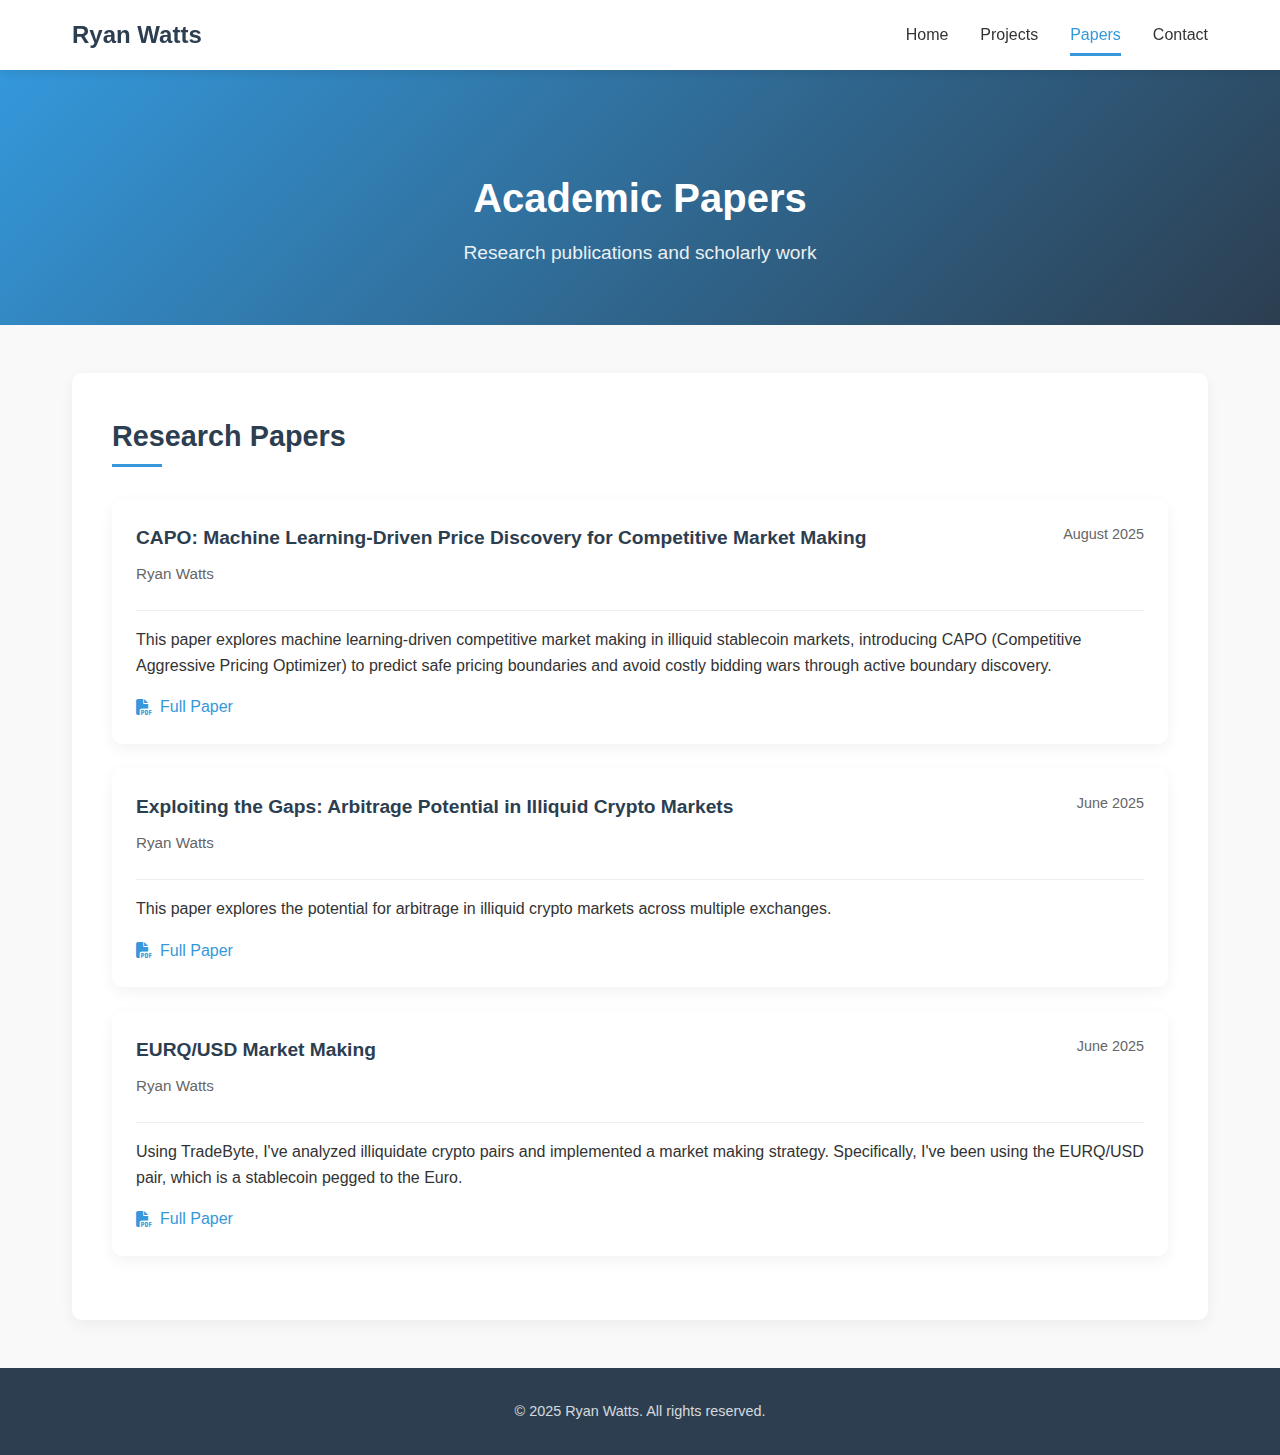
<file: papers.html>
<!DOCTYPE html>
<html lang="en">
<head>
    <meta charset="UTF-8">
    <meta name="viewport" content="width=device-width, initial-scale=1.0">
    <title>Ryan Watts | Papers</title>
    <link rel="stylesheet" href="https://cdnjs.cloudflare.com/ajax/libs/font-awesome/6.4.0/css/all.min.css">
    <link rel="stylesheet" href="style2.css">
</head>
<body>
    <nav class="top-nav">
        <div class="nav-container">
            <a href="index.html" class="nav-logo">Ryan Watts</a>
            <div class="nav-links">
                <a href="index.html">Home</a>
                <a href="projects.html">Projects</a>
                <a href="papers.html" class="active">Papers</a>
                <a href="mailto:watts.ryan03@gmail.com">Contact</a>
            </div>
            <button class="nav-toggle">
                <i class="fas fa-bars"></i>
            </button>
        </div>
    </nav>
    
    <header class="page-header">
        <div class="header-content">
            <h1>Academic Papers</h1>
            <p class="tagline">Research publications and scholarly work</p>
        </div>
    </header>
    
    <div class="main-content">
        <section class="papers-section">
            <h2>Research Papers</h2>
            <div class="papers-container">

                    <div class="paper">
                        <div class="paper-header">
                            <div>
                                <h3 class="paper-title">CAPO: Machine Learning-Driven Price Discovery for Competitive Market Making</h3>
                                <p class="paper-authors">Ryan Watts</p>
                            </div>
                            <p class="paper-date">August 2025</p>
                        </div>
                        <div class="paper-abstract">
                            <p>
                                This paper explores machine learning-driven competitive market making in illiquid stablecoin markets, introducing CAPO (Competitive Aggressive Pricing Optimizer) to predict safe pricing boundaries and avoid costly bidding wars through active boundary discovery.
                            </p>
                        </div>
                        <div class="paper-links">
                            <a href="papers/Smart_Aggression__Machine_Learning_Driven_Price_Discovery_for_Competitive_Market_Making.pdf"><i class="fas fa-file-pdf"></i> Full Paper</a>
                        </div>
                    </div>

                  <div class="paper">
                    <div class="paper-header">
                        <div>
                            <h3 class="paper-title">Exploiting the Gaps: Arbitrage Potential in Illiquid Crypto Markets</h3>
                            <p class="paper-authors">Ryan Watts</p>
                        </div>
                        <p class="paper-date">June 2025</p>
                    </div>
                    <div class="paper-abstract">
                        <p>
                            This paper explores the potential for arbitrage in illiquid crypto markets across multiple exchanges. 
                        </p>
                    </div>
                    <div class="paper-links">
                        <a href="papers/Exploiting_the_Gaps__Arbitrage_Potential_in_Illiquid_Crypto_Markets.pdf"><i class="fas fa-file-pdf"></i> Full Paper</a>
                    </div>
                </div>

                <div class="paper">
                    <div class="paper-header">
                        <div>
                            <h3 class="paper-title">EURQ/USD Market Making</h3>
                            <p class="paper-authors">Ryan Watts</p>
                        </div>
                        <p class="paper-date">June 2025</p>
                    </div>
                    <div class="paper-abstract">
                        <p>
                            Using TradeByte, I've analyzed illiquidate crypto pairs and implemented a market making strategy. Specifically, I've been using the EURQ/USD pair, which is a stablecoin pegged to the Euro. 
                        </p>
                    </div>
                    <div class="paper-links">
                        <a href="papers/Market_Making__EURQUSD_Pair.pdf"><i class="fas fa-file-pdf"></i> Full Paper</a>
                        <!--<a href="#"><i class="fas fa-chart-line"></i> Results</a>-->
                    </div>
                </div>
            </div>
        </section>
    </div>
    
    <footer>
        <div class="footer-content">
            <p class="copyright">© 2025 Ryan Watts. All rights reserved.</p>
        </div>
    </footer>
    <script src="script.js"></script>
</body>
</html>
</file>
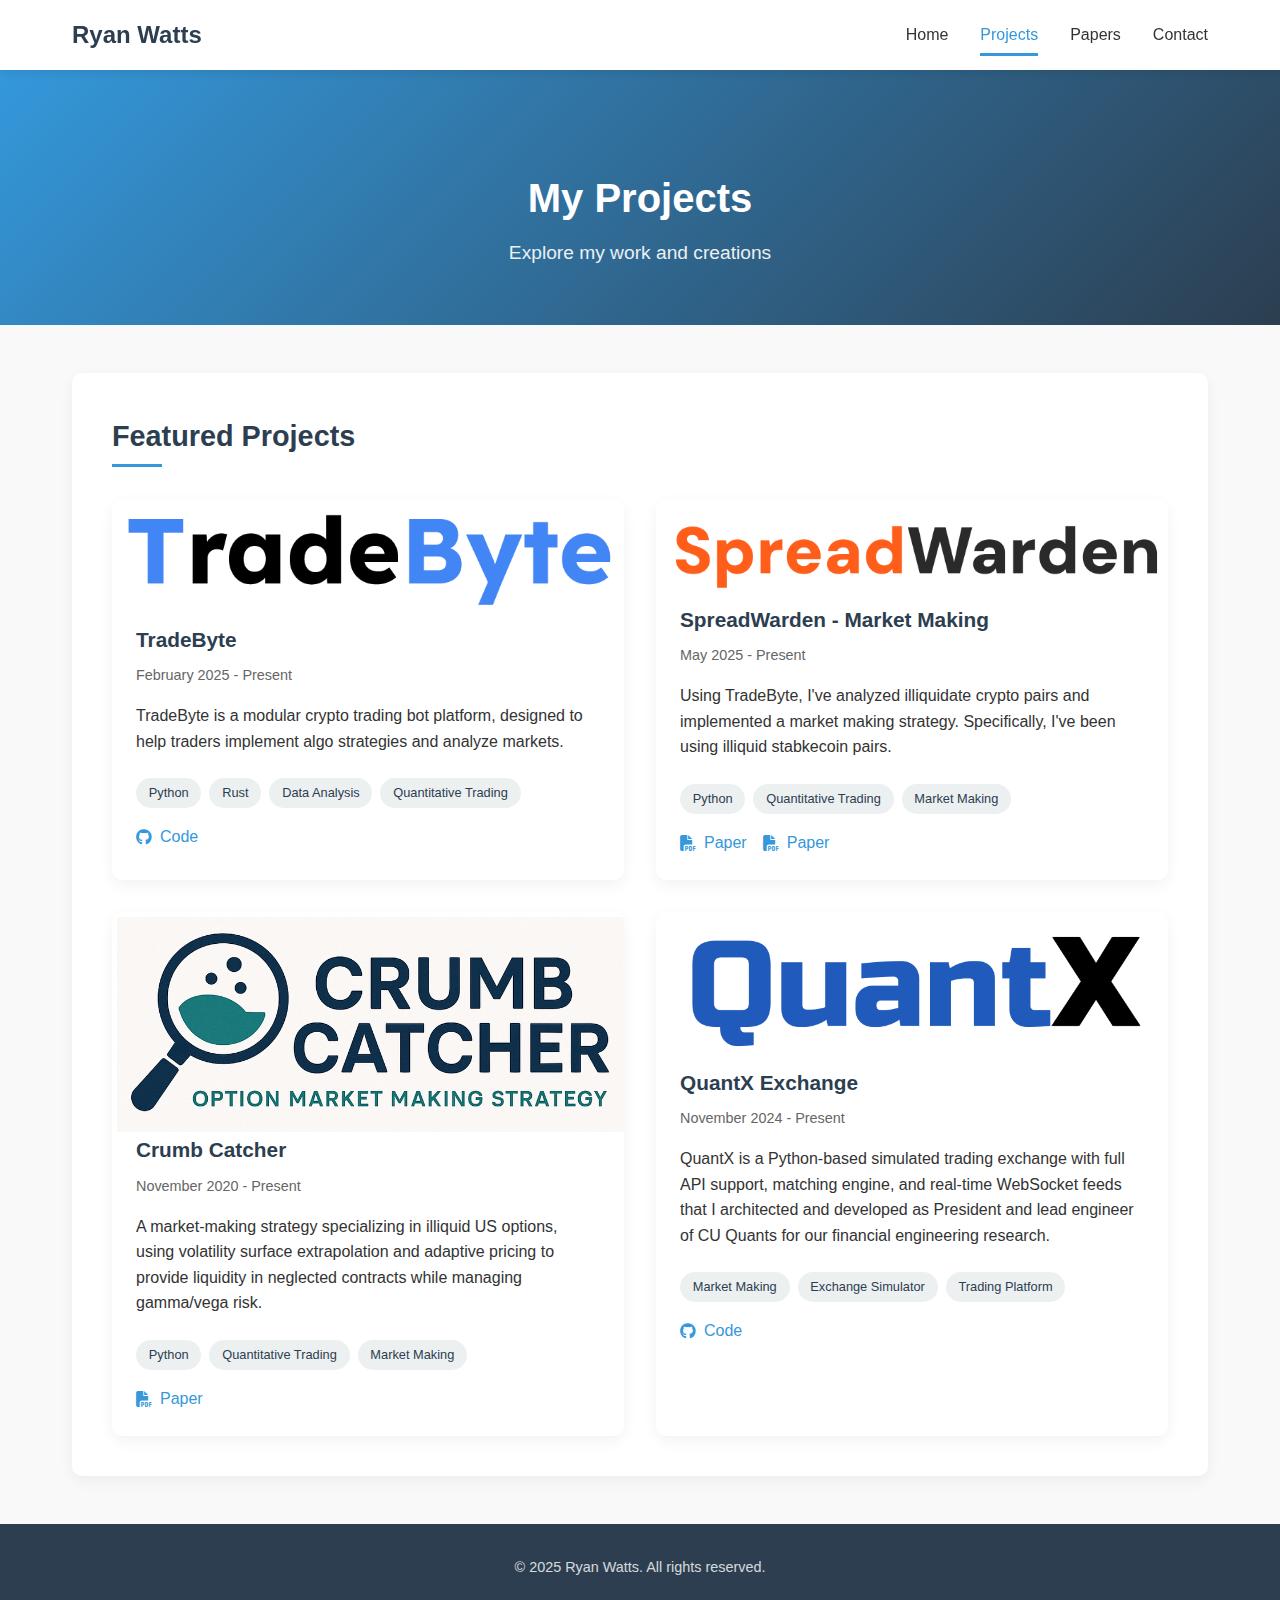
<file: projects.html>
<!DOCTYPE html>
<html lang="en">
<head>
    <meta charset="UTF-8">
    <meta name="viewport" content="width=device-width, initial-scale=1.0">
    <title>Ryan Watts | Projects</title>
    <link rel="stylesheet" href="https://cdnjs.cloudflare.com/ajax/libs/font-awesome/6.4.0/css/all.min.css">
    <link rel="stylesheet" href="style2.css">
</head>
<body>
    <nav class="top-nav">
        <div class="nav-container">
            <a href="index.html" class="nav-logo">Ryan Watts</a>
            <div class="nav-links">
                <a href="index.html">Home</a>
                <a href="projects.html" class="active">Projects</a>
                <a href="papers.html">Papers</a>
                <a href="mailto:watts.ryan03@gmail.com">Contact</a>
            </div>
            <button class="nav-toggle">
                <i class="fas fa-bars"></i>
            </button>
        </div>
    </nav>
    
    <header class="page-header">
        <div class="header-content">
            <h1>My Projects</h1>
            <p class="tagline">Explore my work and creations</p>
        </div>
    </header>
    
    <div class="main-content">
        <section class="projects-section">
            <h2>Featured Projects</h2>
            <div class="projects-container">
                <div class="project-card">
                    <img src="tradebyte.png" alt="TradeByte" class="project-image" style="width: 100%; height: auto; object-fit: contain;">
                    <div class="project-content">
                        <h3 class="project-title">TradeByte</h3>
                        <p class="project-date">February 2025 - Present</p>
                        <p class="project-description">
                          TradeByte is a modular crypto trading bot platform, designed to help traders implement algo strategies and analyze markets.
                        </p>
                        <div class="project-tags">
                            <span class="tag">Python</span>
                            <span class="tag">Rust</span>
                            <span class="tag">Data Analysis</span>
                            <span class="tag">Quantitative Trading</span>
                        </div>
                        <div class="project-links">
                            <a href="https://github.com/GoneInactive/Trade-Byte"><i class="fab fa-github"></i> Code</a>
                        </div>
                    </div>
                </div>
                

                <div class="project-card">
                    <img src="https://goneinactive.github.io/spreadwarden.png" alt="SpreadWarden Market Maker" class="project-image" style="width: 100%; height: auto; object-fit: contain;">
                    <div class="project-content">
                        <h3 class="project-title">SpreadWarden - Market Making</h3>
                        <p class="project-date">May 2025 - Present</p>
                        <p class="project-description">
                              Using TradeByte, I've analyzed illiquidate crypto pairs and implemented a market making strategy. Specifically, I've been using illiquid stabkecoin pairs. 
                        </p>
                        <div class="project-tags">
                            <span class="tag">Python</span>
                            <span class="tag">Quantitative Trading</span>
                            <span class="tag">Market Making</span>
                        </div>
                        <div class="project-links">
                            <a href="papers/Market_Making__EURQUSD_Pair.pdf"><i class="fas fa-file-pdf"></i> Paper</a>
                            <a href="papers/Smart_Aggression__Machine_Learning_Driven_Price_Discovery_for_Competitive_Market_Making.pdf"><i class="fas fa-file-pdf"></i> Paper</a>
                            <!--<a href="#"><i class="fas fa-chart-line"></i> Results</a>-->
                        </div>
                    </div>
                </div>

                <div class="project-card">
                  <img src="https://goneinactive.github.io/crumb_catcher.png" alt="Eurq-USD Market Maker" class="project-image" style="width: 100%; height: auto; object-fit: contain;">
                  <div class="project-content">
                      <h3 class="project-title">Crumb Catcher</h3>
                      <p class="project-date">November 2020 - Present</p>
                      <p class="project-description">
                        A market-making strategy specializing in illiquid US options, using volatility surface extrapolation and adaptive pricing to provide liquidity in neglected contracts while managing gamma/vega risk. 
                      </p>
                      <div class="project-tags">
                          <span class="tag">Python</span>
                          <span class="tag">Quantitative Trading</span>
                          <span class="tag">Market Making</span>
                      </div>
                      <div class="project-links">
                          <!--<a href="#"><i class="fab fa-github"></i> Code</a>-->
                          <a href="papers/Crumb_Catcher_Strategy_Overview.pdf"><i class="fas fa-file-pdf"></i> Paper</a>
                      </div>
                  </div>
              </div>

              <div class="project-card">
                <img src="https://goneinactive.github.io/images/quantx.png" alt="QuantX Exchange" class="project-image" style="width: 100%; height: auto; object-fit: contain;">
                <div class="project-content">
                    <h3 class="project-title">QuantX Exchange</h3>
                    <p class="project-date">November 2024 - Present</p>
                    <p class="project-description">
                        QuantX is a Python-based simulated trading exchange with full API support, matching engine, and real-time WebSocket feeds that I architected and developed as President and lead engineer of CU Quants for our financial engineering research.
                    </p>
                    <div class="project-tags">
                        <span class="tag">Market Making</span>
                        <span class="tag">Exchange Simulator</span>
                        <span class="tag">Trading Platform</span>
                    </div>
                    <div class="project-links">
                        <a href="https://github.com/CUQuants/QuantX-Exchange"><i class="fab fa-github"></i> Code</a>
                        <!--<a href="#"><i class="fas fa-chart-line"></i> Results</a>-->
                    </div>
                </div>
            </div>

            </div>
        </section>
    </div>
    
    <footer>
        <div class="footer-content">
            <p class="copyright">© 2025 Ryan Watts. All rights reserved.</p>
        </div>
    </footer>
    <script src="script.js"></script>
</body>
</html>
</file>
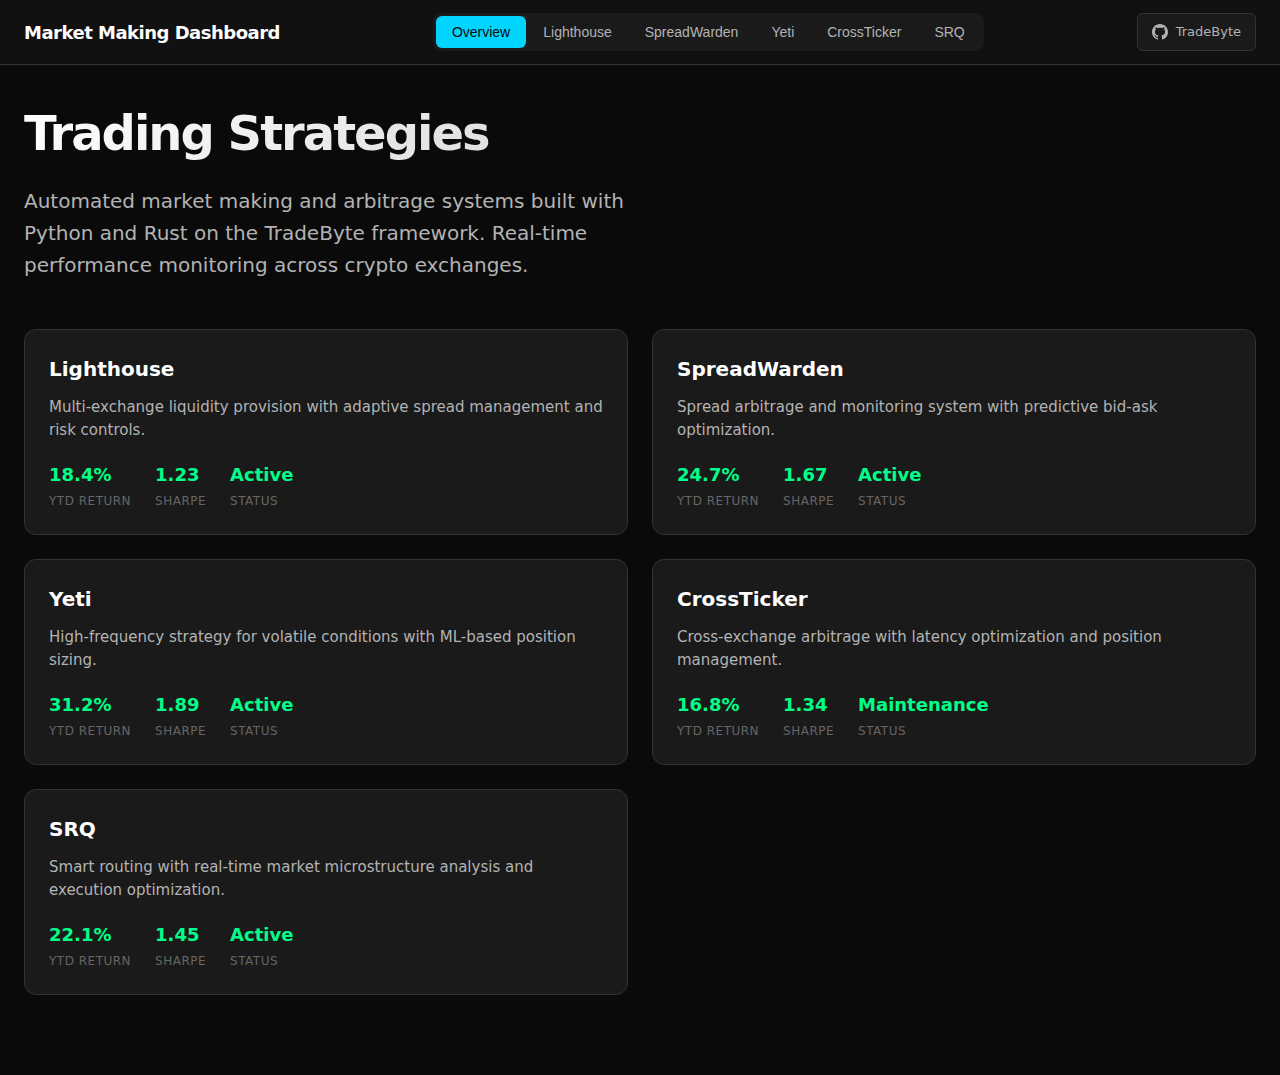
<file: market-making/overview.html>
<!DOCTYPE html>
<html lang="en">
<head>
    <meta charset="UTF-8">
    <meta name="viewport" content="width=device-width, initial-scale=1.0">
    <title>Market Making Dashboard</title>
    <style>
        * {
            margin: 0;
            padding: 0;
            box-sizing: border-box;
        }

        :root {
            --bg-primary: #0a0a0a;
            --bg-secondary: #111111;
            --bg-card: #1a1a1a;
            --text-primary: #ffffff;
            --text-secondary: #b3b3b3;
            --text-muted: #666666;
            --accent: #00d4ff;
            --accent-muted: #004d5c;
            --border: #333333;
            --success: #00ff88;
            --warning: #ffaa00;
            --error: #ff4444;
        }

        body {
            font-family: 'SF Pro Display', -apple-system, BlinkMacSystemFont, system-ui, sans-serif;
            background: var(--bg-primary);
            color: var(--text-primary);
            line-height: 1.5;
            font-size: 15px;
        }

        /* Header */
        .header {
            background: var(--bg-secondary);
            border-bottom: 1px solid var(--border);
            position: sticky;
            top: 0;
            z-index: 50;
        }

        .nav-container {
            max-width: 1400px;
            margin: 0 auto;
            display: flex;
            align-items: center;
            justify-content: space-between;
            padding: 0 24px;
            height: 64px;
        }

        .brand {
            font-size: 18px;
            font-weight: 600;
            letter-spacing: -0.5px;
        }

        .nav-tabs {
            display: flex;
            gap: 1px;
            background: var(--bg-card);
            border-radius: 8px;
            padding: 3px;
        }

        .nav-tab {
            padding: 8px 16px;
            background: transparent;
            border: none;
            color: var(--text-secondary);
            font-size: 14px;
            font-weight: 500;
            border-radius: 6px;
            cursor: pointer;
            transition: all 0.2s;
        }

        .nav-tab:hover {
            color: var(--text-primary);
            background: rgba(255, 255, 255, 0.05);
        }

        .nav-tab.active {
            background: var(--accent);
            color: var(--bg-primary);
        }

        .github-btn {
            display: flex;
            align-items: center;
            gap: 8px;
            padding: 8px 14px;
            background: var(--bg-card);
            border: 1px solid var(--border);
            border-radius: 6px;
            color: var(--text-secondary);
            text-decoration: none;
            font-size: 13px;
            font-weight: 500;
            transition: all 0.2s;
        }

        .github-btn:hover {
            border-color: var(--accent);
            color: var(--text-primary);
        }

        /* Main Content */
        .main {
            max-width: 1400px;
            margin: 0 auto;
            padding: 32px 24px;
        }

        .page {
            display: none;
        }

        .page.active {
            display: block;
        }

        /* Home Page */
        .home-header {
            margin-bottom: 48px;
        }

        .home-title {
            font-size: 48px;
            font-weight: 700;
            letter-spacing: -2px;
            margin-bottom: 16px;
            background: linear-gradient(135deg, var(--text-primary) 0%, var(--text-secondary) 100%);
            -webkit-background-clip: text;
            -webkit-text-fill-color: transparent;
        }

        .home-subtitle {
            font-size: 20px;
            color: var(--text-secondary);
            font-weight: 400;
            max-width: 640px;
            line-height: 1.6;
        }

        .strategies-grid {
            display: grid;
            grid-template-columns: repeat(auto-fill, minmax(420px, 1fr));
            gap: 24px;
            margin-bottom: 48px;
        }

        .strategy-card {
            background: var(--bg-card);
            border: 1px solid var(--border);
            border-radius: 12px;
            padding: 24px;
            cursor: pointer;
            transition: all 0.3s ease;
            position: relative;
            overflow: hidden;
        }

        .strategy-card::before {
            content: '';
            position: absolute;
            top: 0;
            left: 0;
            right: 0;
            height: 1px;
            background: var(--accent);
            transform: scaleX(0);
            transition: transform 0.3s ease;
        }

        .strategy-card:hover::before {
            transform: scaleX(1);
        }

        .strategy-card:hover {
            border-color: var(--accent-muted);
            transform: translateY(-2px);
        }

        .strategy-name {
            font-size: 20px;
            font-weight: 600;
            margin-bottom: 12px;
        }

        .strategy-description {
            color: var(--text-secondary);
            margin-bottom: 20px;
            line-height: 1.5;
        }

        .strategy-stats {
            display: flex;
            gap: 24px;
            margin-top: 20px;
        }

        .stat {
            display: flex;
            flex-direction: column;
            gap: 4px;
        }

        .stat-value {
            font-size: 18px;
            font-weight: 600;
            color: var(--success);
        }

        .stat-label {
            font-size: 12px;
            color: var(--text-muted);
            text-transform: uppercase;
            letter-spacing: 0.5px;
        }

        /* Strategy Detail Pages */
        .strategy-header {
            margin-bottom: 32px;
        }

        .strategy-title {
            font-size: 36px;
            font-weight: 700;
            letter-spacing: -1px;
            margin-bottom: 8px;
        }

        .strategy-tagline {
            font-size: 18px;
            color: var(--text-secondary);
        }

        .performance-overview {
            display: grid;
            grid-template-columns: repeat(auto-fit, minmax(200px, 1fr));
            gap: 16px;
            margin-bottom: 32px;
        }

        .metric-box {
            background: var(--bg-card);
            border: 1px solid var(--border);
            border-radius: 8px;
            padding: 20px;
        }

        .metric-value {
            font-size: 28px;
            font-weight: 700;
            margin-bottom: 4px;
        }

        .metric-value.positive {
            color: var(--success);
        }

        .metric-value.negative {
            color: var(--error);
        }

        .metric-value.neutral {
            color: var(--accent);
        }

        .metric-label {
            font-size: 13px;
            color: var(--text-muted);
            font-weight: 500;
        }

        .chart-container {
            background: var(--bg-card);
            border: 1px solid var(--border);
            border-radius: 12px;
            padding: 24px;
            margin-bottom: 32px;
            height: 320px;
            position: relative;
        }

        .chart-placeholder {
            display: flex;
            align-items: center;
            justify-content: center;
            height: 100%;
            color: var(--text-muted);
            font-size: 14px;
            text-align: center;
            line-height: 1.6;
        }

        .details-grid {
            display: grid;
            grid-template-columns: 1fr 300px;
            gap: 32px;
        }

        .details-main {
            background: var(--bg-card);
            border: 1px solid var(--border);
            border-radius: 12px;
            padding: 24px;
        }

        .details-sidebar {
            display: flex;
            flex-direction: column;
            gap: 16px;
        }

        .sidebar-section {
            background: var(--bg-card);
            border: 1px solid var(--border);
            border-radius: 8px;
            padding: 20px;
        }

        .sidebar-title {
            font-size: 14px;
            font-weight: 600;
            margin-bottom: 12px;
            color: var(--text-secondary);
        }

        .tech-tags {
            display: flex;
            flex-wrap: wrap;
            gap: 6px;
        }

        .tech-tag {
            background: var(--accent-muted);
            color: var(--accent);
            padding: 4px 10px;
            border-radius: 12px;
            font-size: 11px;
            font-weight: 500;
            letter-spacing: 0.3px;
        }

        .info-item {
            display: flex;
            justify-content: space-between;
            align-items: center;
            padding: 8px 0;
            border-bottom: 1px solid var(--border);
        }

        .info-item:last-child {
            border-bottom: none;
        }

        .info-label {
            font-size: 13px;
            color: var(--text-muted);
        }

        .info-value {
            font-size: 13px;
            color: var(--text-primary);
            font-weight: 500;
        }

        /* Status indicators */
        .status {
            display: inline-flex;
            align-items: center;
            gap: 6px;
            font-size: 12px;
            font-weight: 500;
        }

        .status-dot {
            width: 6px;
            height: 6px;
            border-radius: 50%;
        }

        .status.online .status-dot {
            background: var(--success);
        }

        .status.maintenance .status-dot {
            background: var(--warning);
        }

        /* Responsive */
        @media (max-width: 768px) {
            .nav-container {
                flex-direction: column;
                height: auto;
                padding: 16px 24px;
                gap: 16px;
            }

            .nav-tabs {
                flex-wrap: wrap;
                justify-content: center;
            }

            .home-title {
                font-size: 32px;
            }

            .strategies-grid {
                grid-template-columns: 1fr;
            }

            .details-grid {
                grid-template-columns: 1fr;
            }

            .strategy-stats {
                flex-direction: column;
                gap: 16px;
            }

            .performance-overview {
                grid-template-columns: repeat(2, 1fr);
            }
        }
    </style>
</head>
<body>
    <header class="header">
        <div class="nav-container">
            <div class="brand">Market Making Dashboard</div>
            <nav class="nav-tabs">
                <button class="nav-tab active" onclick="showPage('home')">Overview</button>
                <button class="nav-tab" onclick="showPage('lighthouse')">Lighthouse</button>
                <button class="nav-tab" onclick="showPage('spreadwarden')">SpreadWarden</button>
                <button class="nav-tab" onclick="showPage('yeti')">Yeti</button>
                <button class="nav-tab" onclick="showPage('crossticker')">CrossTicker</button>
                <button class="nav-tab" onclick="showPage('srq')">SRQ</button>
            </nav>
            <a href="https://github.com/GoneInactive/TradeByte" class="github-btn" target="_blank">
                <svg width="16" height="16" fill="currentColor" viewBox="0 0 24 24">
                    <path d="M12 0c-6.626 0-12 5.373-12 12 0 5.302 3.438 9.8 8.207 11.387.599.111.793-.261.793-.577v-2.234c-3.338.726-4.033-1.416-4.033-1.416-.546-1.387-1.333-1.756-1.333-1.756-1.089-.745.083-.729.083-.729 1.205.084 1.839 1.237 1.839 1.237 1.07 1.834 2.807 1.304 3.492.997.107-.775.418-1.305.762-1.604-2.665-.305-5.467-1.334-5.467-5.931 0-1.311.469-2.381 1.236-3.221-.124-.303-.535-1.524.117-3.176 0 0 1.008-.322 3.301 1.23.957-.266 1.983-.399 3.003-.404 1.02.005 2.047.138 3.006.404 2.291-1.552 3.297-1.23 3.297-1.23.653 1.653.242 2.874.118 3.176.77.84 1.235 1.911 1.235 3.221 0 4.609-2.807 5.624-5.479 5.921.43.372.823 1.102.823 2.222v3.293c0 .319.192.694.801.576 4.765-1.589 8.199-6.086 8.199-11.386 0-6.627-5.373-12-12-12z"/>
                </svg>
                TradeByte
            </a>
        </div>
    </header>

    <main class="main">
        <!-- Home Page -->
        <div id="home" class="page active">
            <div class="home-header">
                <h1 class="home-title">Trading Strategies</h1>
                <p class="home-subtitle">Automated market making and arbitrage systems built with Python and Rust on the TradeByte framework. Real-time performance monitoring across crypto exchanges.</p>
            </div>

            <div class="strategies-grid">
                <div class="strategy-card" onclick="showPage('lighthouse')">
                    <h3 class="strategy-name">Lighthouse</h3>
                    <p class="strategy-description">Multi-exchange liquidity provision with adaptive spread management and risk controls.</p>
                    <div class="strategy-stats">
                        <div class="stat">
                            <span class="stat-value">18.4%</span>
                            <span class="stat-label">YTD Return</span>
                        </div>
                        <div class="stat">
                            <span class="stat-value">1.23</span>
                            <span class="stat-label">Sharpe</span>
                        </div>
                        <div class="stat">
                            <span class="stat-value">Active</span>
                            <span class="stat-label">Status</span>
                        </div>
                    </div>
                </div>

                <div class="strategy-card" onclick="showPage('spreadwarden')">
                    <h3 class="strategy-name">SpreadWarden</h3>
                    <p class="strategy-description">Spread arbitrage and monitoring system with predictive bid-ask optimization.</p>
                    <div class="strategy-stats">
                        <div class="stat">
                            <span class="stat-value">24.7%</span>
                            <span class="stat-label">YTD Return</span>
                        </div>
                        <div class="stat">
                            <span class="stat-value">1.67</span>
                            <span class="stat-label">Sharpe</span>
                        </div>
                        <div class="stat">
                            <span class="stat-value">Active</span>
                            <span class="stat-label">Status</span>
                        </div>
                    </div>
                </div>

                <div class="strategy-card" onclick="showPage('yeti')">
                    <h3 class="strategy-name">Yeti</h3>
                    <p class="strategy-description">High-frequency strategy for volatile conditions with ML-based position sizing.</p>
                    <div class="strategy-stats">
                        <div class="stat">
                            <span class="stat-value">31.2%</span>
                            <span class="stat-label">YTD Return</span>
                        </div>
                        <div class="stat">
                            <span class="stat-value">1.89</span>
                            <span class="stat-label">Sharpe</span>
                        </div>
                        <div class="stat">
                            <span class="stat-value">Active</span>
                            <span class="stat-label">Status</span>
                        </div>
                    </div>
                </div>

                <div class="strategy-card" onclick="showPage('crossticker')">
                    <h3 class="strategy-name">CrossTicker</h3>
                    <p class="strategy-description">Cross-exchange arbitrage with latency optimization and position management.</p>
                    <div class="strategy-stats">
                        <div class="stat">
                            <span class="stat-value">16.8%</span>
                            <span class="stat-label">YTD Return</span>
                        </div>
                        <div class="stat">
                            <span class="stat-value">1.34</span>
                            <span class="stat-label">Sharpe</span>
                        </div>
                        <div class="stat">
                            <span class="stat-value">Maintenance</span>
                            <span class="stat-label">Status</span>
                        </div>
                    </div>
                </div>

                <div class="strategy-card" onclick="showPage('srq')">
                    <h3 class="strategy-name">SRQ</h3>
                    <p class="strategy-description">Smart routing with real-time market microstructure analysis and execution optimization.</p>
                    <div class="strategy-stats">
                        <div class="stat">
                            <span class="stat-value">22.1%</span>
                            <span class="stat-label">YTD Return</span>
                        </div>
                        <div class="stat">
                            <span class="stat-value">1.45</span>
                            <span class="stat-label">Sharpe</span>
                        </div>
                        <div class="stat">
                            <span class="stat-value">Active</span>
                            <span class="stat-label">Status</span>
                        </div>
                    </div>
                </div>
            </div>
        </div>

        <!-- Strategy Detail Pages -->
        <div id="lighthouse" class="page">
            <div class="strategy-header">
                <h1 class="strategy-title">Lighthouse</h1>
                <p class="strategy-tagline">Multi-exchange liquidity provision</p>
            </div>

            <div class="performance-overview">
                <div class="metric-box">
                    <div class="metric-value positive">12.3%</div>
                    <div class="metric-label">YTD Return</div>
                </div>
                <div class="metric-box">
                    <div class="metric-value neutral">1.23</div>
                    <div class="metric-label">Sharpe Ratio</div>
                </div>
                <div class="metric-box">
                    <div class="metric-value negative">-0.0%</div>
                    <div class="metric-label">Max Drawdown</div>
                </div>
                <div class="metric-box">
                    <div class="metric-value neutral">99.8%</div>
                    <div class="metric-label">Uptime</div>
                </div>
                <div class="metric-box">
                    <div class="metric-value neutral">$1.2K</div>
                    <div class="metric-label">AUM</div>
                </div>
            </div>

            <div class="chart-container">
                <div class="chart-placeholder">
                    Strategy Performance Chart<br>
                    <small>Connect to live data feeds for real-time visualization</small>
                </div>
            </div>

            <div class="details-grid">
                <div class="details-main">
                    <h3 style="margin-bottom: 16px;">Strategy Details</h3>
                    <p style="margin-bottom: 16px; color: var(--text-secondary);">Lighthouse operates on Kraken US, providing deep liquidity while managing inventory risk through sophisticated hedging mechanisms.</p>
                    
                    <h4 style="margin-bottom: 12px;">Key Features</h4>
                    <ul style="color: var(--text-secondary); margin-left: 20px; margin-bottom: 16px;">
                        <li>Dynamic spread adjustment based on volatility</li>
                        <li>Multi-asset inventory management</li>
                        <li>Real-time risk monitoring and position limits</li>
                        <li>Latency-optimized order placement</li>
                    </ul>
                </div>

                <div class="details-sidebar">
                    <div class="sidebar-section">
                        <div class="sidebar-title">Technology</div>
                        <div class="tech-tags">
                            <span class="tech-tag">Python 3.11</span>
                            <span class="tech-tag">Rust</span>
                            <span class="tech-tag">WebSocket</span>
                            <span class="tech-tag">TradeByte</span>
                        </div>
                    </div>

                    <div class="sidebar-section">
                        <div class="sidebar-title">Status</div>
                        <div class="info-item">
                            <span class="info-label">Current Status</span>
                            <span class="status online">
                                <span class="status-dot"></span>
                                Online
                            </span>
                        </div>
                        <div class="info-item">
                            <span class="info-label">Last Update</span>
                            <span class="info-value">1 second ago</span>
                        </div>
                        <div class="info-item">
                            <span class="info-label">Exchanges</span>
                            <span class="info-value">1 active</span>
                        </div>
                    </div>

                    <div class="sidebar-section">
                        <div class="sidebar-title">Performance</div>
                        <div class="info-item">
                            <span class="info-label">Avg Daily Volume</span>
                            <span class="info-value">$2.2K</span>
                        </div>
                        <div class="info-item">
                            <span class="info-label">Win Rate</span>
                            <span class="info-value">-0.0%</span>
                        </div>
                        <div class="info-item">
                            <span class="info-label">Avg Trade Size</span>
                            <span class="info-value">$0.00</span>
                        </div>
                    </div>
                </div>
            </div>
        </div>

        <!-- Other strategy pages follow similar pattern... -->
        <div id="spreadwarden" class="page">
            <div class="strategy-header">
                <h1 class="strategy-title">SpreadWarden</h1>
                <p class="strategy-tagline">Improved Crypto Spot Market-Making Strategy</p>
            </div>

            <div class="performance-overview">
                <div class="metric-box">
                    <div class="metric-value positive">0.00%</div>
                    <div class="metric-label">YTD Return</div>
                </div>
                <div class="metric-box">
                    <div class="metric-value neutral">0.00</div>
                    <div class="metric-label">Sharpe Ratio</div>
                </div>
                <div class="metric-box">
                    <div class="metric-value negative">0.0%</div>
                    <div class="metric-label">Max Drawdown</div>
                </div>
                <div class="metric-box">
                    <div class="metric-value neutral">0.0%</div>
                    <div class="metric-label">Uptime</div>
                </div>
                <div class="metric-box">
                    <div class="metric-value neutral">$0.0K</div>
                    <div class="metric-label">AUM</div>
                </div>
            </div>

            <div class="chart-container">
                <div class="chart-placeholder">
                    Spread Analysis Dashboard<br>
                    <small>Real-time spread monitoring across exchanges</small>
                </div>
            </div>

            <div class="details-grid">
                <div class="details-main">
                    <h3 style="margin-bottom: 16px;">Strategy Overview</h3>
                    <p style="margin-bottom: 16px; color: var(--text-secondary);">SpreadWarden market-makes for illiquid stablecoins on Kraken US and Coinbase US</p>
                </div>

                <div class="details-sidebar">
                    <div class="sidebar-section">
                        <div class="sidebar-title">Technology</div>
                        <div class="tech-tags">
                            <span class="tech-tag">Python</span>
                            <span class="tech-tag">Rust</span>
                            <span class="tech-tag">ML Models</span>
                            <span class="tech-tag">TradeByte</span>
                        </div>
                    </div>

                    <div class="sidebar-section">
                        <div class="sidebar-title">Status</div>
                        <div class="info-item">
                            <span class="info-label">Current Status</span>
                            <span class="status online">
                                <span class="status-dot"></span>
                                Developing
                            </span>
                        </div>
                        <div class="info-item">
                            <span class="info-label">Last Update</span>
                            <span class="info-value">None</span>
                        </div>
                    </div>
                </div>
            </div>
        </div>

        <div id="yeti" class="page">
            <div class="strategy-header">
                <h1 class="strategy-title">Yeti</h1>
                <p class="strategy-tagline">High-frequency trading with ML positioning</p>
            </div>

            <div class="performance-overview">
                <div class="metric-box">
                    <div class="metric-value positive">0.0%</div>
                    <div class="metric-label">YTD Return</div>
                </div>
                <div class="metric-box">
                    <div class="metric-value neutral">0.00</div>
                    <div class="metric-label">Sharpe Ratio</div>
                </div>
                <div class="metric-box">
                    <div class="metric-value negative">0.00%</div>
                    <div class="metric-label">Max Drawdown</div>
                </div>
                <div class="metric-box">
                    <div class="metric-value neutral">0.00%</div>
                    <div class="metric-label">Uptime</div>
                </div>
                <div class="metric-box">
                    <div class="metric-value neutral">$0.00K</div>
                    <div class="metric-label">AUM</div>
                </div>
            </div>

            <div class="chart-container">
                <div class="chart-placeholder">
                    High-Frequency Performance Metrics<br>
                    <small>Sub-millisecond execution analytics</small>
                </div>
            </div>

            <div class="details-grid">
                <div class="details-main">
                    <h3 style="margin-bottom: 16px;">Strategy Overview</h3>
                    <p style="margin-bottom: 16px; color: var(--text-secondary);">Yeti uses machine learning models to predict short-term price movements and execute high-frequency trades in volatile market conditions.</p>
                </div>

                <div class="details-sidebar">
                    <div class="sidebar-section">
                        <div class="sidebar-title">Technology</div>
                        <div class="tech-tags">
                            <span class="tech-tag">Rust</span>
                            <span class="tech-tag">PyTorch</span>
                            <span class="tech-tag">FPGA</span>
                            <span class="tech-tag">TradeByte</span>
                        </div>
                    </div>

                    <div class="sidebar-section">
                        <div class="sidebar-title">Status</div>
                        <div class="info-item">
                            <span class="info-label">Current Status</span>
                            <span class="status online">
                                <span class="status-dot"></span>
                                Developing
                            </span>
                        </div>
                        <div class="info-item">
                            <span class="info-label">Avg Latency</span>
                            <span class="info-value">0.00ms</span>
                        </div>
                    </div>
                </div>
            </div>
        </div>

        <div id="crossticker" class="page">
            <div class="strategy-header">
                <h1 class="strategy-title">CrossTicker</h1>
                <p class="strategy-tagline">Coinbase Derivatives Market-Maker</p>
            </div>

            <div class="performance-overview">
                <div class="metric-box">
                    <div class="metric-value positive">0.00%</div>
                    <div class="metric-label">YTD Return</div>
                </div>
                <div class="metric-box">
                    <div class="metric-value neutral">0.00</div>
                    <div class="metric-label">Sharpe Ratio</div>
                </div>
                <div class="metric-box">
                    <div class="metric-value negative">0.00%</div>
                    <div class="metric-label">Max Drawdown</div>
                </div>
                <div class="metric-box">
                    <div class="metric-value neutral">0.00%</div>
                    <div class="metric-label">Uptime</div>
                </div>
                <div class="metric-box">
                    <div class="metric-value neutral">$0.00K</div>
                    <div class="metric-label">AUM</div>
                </div>
            </div>

            <div class="chart-container">
                <div class="chart-placeholder">
                    Cross-Exchange Price Differentials<br>
                    <small>Could not find.</small>
                </div>
            </div>

            <div class="details-grid">
                <div class="details-main">
                    <h3 style="margin-bottom: 16px;">Strategy Overview</h3>
                    <p style="margin-bottom: 16px; color: var(--text-secondary);">CrossTicker market-makes for Coinbase derivatives and hedges on IBKR and Kraken US.</p>
                </div>

                <div class="details-sidebar">
                    <div class="sidebar-section">
                        <div class="sidebar-title">Technology</div>
                        <div class="tech-tags">
                            <span class="tech-tag">Python</span>
                            <span class="tech-tag">Rust</span>
                            <span class="tech-tag">Multi-Exchange</span>
                            <span class="tech-tag">TradeByte</span>
                        </div>
                    </div>

                    <div class="sidebar-section">
                        <div class="sidebar-title">Status</div>
                        <div class="info-item">
                            <span class="info-label">Current Status</span>
                            <span class="status maintenance">
                                <span class="status-dot"></span>
                                Developing
                            </span>
                        </div>
                        <div class="info-item">
                            <span class="info-label">Expected Resume</span>
                            <span class="info-value">7/23/2025</span>
                        </div>
                    </div>
                </div>
            </div>
        </div>

        <div id="srq" class="page">
            <div class="strategy-header">
                <h1 class="strategy-title">SRQ</h1>
                <p class="strategy-tagline">Liquid Kraken US market-making</p>
            </div>

            <div class="performance-overview">
                <div class="metric-box">
                    <div class="metric-value positive">0.00%</div>
                    <div class="metric-label">YTD Return</div>
                </div>
                <div class="metric-box">
                    <div class="metric-value neutral">0.00</div>
                    <div class="metric-label">Sharpe Ratio</div>
                </div>
                <div class="metric-box">
                    <div class="metric-value negative">0.00%</div>
                    <div class="metric-label">Max Drawdown</div>
                </div>
                <div class="metric-box">
                    <div class="metric-value neutral">0.00%</div>
                    <div class="metric-label">Uptime</div>
                </div>
                <div class="metric-box">
                    <div class="metric-value neutral">$0.00K</div>
                    <div class="metric-label">AUM</div>
                </div>
            </div>

            <div class="chart-container">
                <div class="chart-placeholder">
                    Order Flow Analytics<br>
                    <small>Could not find.</small>
                </div>
            </div>

            <div class="details-grid">
                <div class="details-main">
                    <h3 style="margin-bottom: 16px;">Strategy Overview</h3>
                    <p style="margin-bottom: 16px; color: var(--text-secondary);">SRQ market-makes for high-liquid crypto currencies on Kraken US.</p>
                    
                    <h4 style="margin-bottom: 12px;">Key Features</h4>
                    <ul style="color: var(--text-secondary); margin-left: 20px; margin-bottom: 16px;">
                        <li>Dynamic venue selection based on liquidity</li>
                        <li>Order flow toxicity detection</li>
                        <li>Adaptive quote sizing and timing</li>
                        <li>Cross-venue inventory optimization</li>
                    </ul>
                </div>

                <div class="details-sidebar">
                    <div class="sidebar-section">
                        <div class="sidebar-title">Technology</div>
                        <div class="tech-tags">
                            <span class="tech-tag">Python</span>
                            <span class="tech-tag">Rust</span>
                            <span class="tech-tag">Smart Routing</span>
                            <span class="tech-tag">TradeByte</span>
                        </div>
                    </div>

                    <div class="sidebar-section">
                        <div class="sidebar-title">Status</div>
                        <div class="info-item">
                            <span class="info-label">Current Status</span>
                            <span class="status online">
                                <span class="status-dot"></span>
                                Developing
                            </span>
                        </div>
                        <div class="info-item">
                            <span class="info-label">Last Update</span>
                            <span class="info-value">None</span>
                        </div>
                        <div class="info-item">
                            <span class="info-label">Active Exchanges</span>
                            <span class="info-value">0</span>
                        </div>
                    </div>

                    <div class="sidebar-section">
                        <div class="sidebar-title">Performance</div>
                        <div class="info-item">
                            <span class="info-label">Fill Rate</span>
                            <span class="info-value">0.00%</span>
                        </div>
                        <div class="info-item">
                            <span class="info-label">Avg Spread Capture</span>
                            <span class="info-value">0.00%</span>
                        </div>
                        <div class="info-item">
                            <span class="info-label">Daily Trades</span>
                            <span class="info-value">0</span>
                        </div>
                    </div>
                </div>
            </div>
        </div>
    </main>

    <script>
        function showPage(pageId) {
            // Hide all pages
            document.querySelectorAll('.page').forEach(page => {
                page.classList.remove('active');
            });
            
            // Show selected page
            document.getElementById(pageId).classList.add('active');
            
            // Update navigation
            document.querySelectorAll('.nav-tab').forEach(tab => {
                tab.classList.remove('active');
            });
            
            // Find and activate the correct tab
            const tabs = document.querySelectorAll('.nav-tab');
            const pageNames = ['home', 'lighthouse', 'spreadwarden', 'yeti', 'crossticker', 'srq'];
            const pageIndex = pageNames.indexOf(pageId);
            if (pageIndex !== -1 && tabs[pageIndex]) {
                tabs[pageIndex].classList.add('active');
            }
        }

        // Add click handlers to nav tabs
        document.querySelectorAll('.nav-tab').forEach((tab, index) => {
            const pageNames = ['home', 'lighthouse', 'spreadwarden', 'yeti', 'crossticker', 'srq'];
            tab.addEventListener('click', () => {
                showPage(pageNames[index]);
            });
        });

        // Simulate live updates
        function updateTimestamps() {
            const timestamps = document.querySelectorAll('.info-value');
            // This could be connected to real data feeds
        }

        // Update every 30 seconds
        setInterval(updateTimestamps, 30000);
    </script>
</body>
</html>
</file>
<file: style2.css>
:root {
    --primary: #3498db;
    --secondary: #2c3e50;
    --accent: #e74c3c;
    --light: #ecf0f1;
    --dark: #2c3e50;
    --text: #333;
  }
  
  * {
    margin: 0;
    padding: 0;
    box-sizing: border-box;
    font-family: 'Segoe UI', Tahoma, Geneva, Verdana, sans-serif;
  }
  
  body {
    background-color: #f9f9f9;
    color: var(--text);
    line-height: 1.6;
  }
  
  /* Top Navigation */
  .top-nav {
    background-color: white;
    box-shadow: 0 2px 10px rgba(0, 0, 0, 0.1);
    position: sticky;
    top: 0;
    z-index: 1000;
  }
  
  .nav-container {
    max-width: 1200px;
    margin: 0 auto;
    padding: 1rem 2rem;
    display: flex;
    justify-content: space-between;
    align-items: center;
  }
  
  .nav-logo {
    font-size: 1.5rem;
    font-weight: 700;
    color: var(--secondary);
    text-decoration: none;
  }
  
  .nav-links {
    display: flex;
    gap: 2rem;
  }
  
  .nav-links a {
    color: var(--text);
    text-decoration: none;
    font-weight: 500;
    transition: color 0.3s ease;
    position: relative;
  }
  
  .nav-links a.active {
    color: var(--primary);
  }
  
  .nav-links a.active::after {
    content: '';
    position: absolute;
    bottom: -8px;
    left: 0;
    width: 100%;
    height: 3px;
    background-color: var(--primary);
  }
  
  .nav-links a:hover {
    color: var(--primary);
  }
  
  .nav-toggle {
    display: none;
    background: none;
    border: none;
    font-size: 1.5rem;
    cursor: pointer;
    color: var(--secondary);
  }
  
  /* Header */
  header {
    background: linear-gradient(135deg, var(--primary), var(--secondary));
    color: white;
    padding: 4rem 0 2rem;
    text-align: center;
    position: relative;
    overflow: hidden;
  }
  
  .page-header {
    padding: 6rem 0 2rem;
  }
  
  .header-content {
    max-width: 1200px;
    margin: 0 auto;
    padding: 0 2rem;
    position: relative;
    z-index: 2;
  }
  
  .profile-container {
    display: flex;
    flex-direction: column;
    align-items: center;
    margin-bottom: 2rem;
  }
  
  .profile-pic {
    width: 180px;
    height: 180px;
    border-radius: 50%;
    object-fit: cover;
    border: 5px solid white;
    box-shadow: 0 10px 30px rgba(0, 0, 0, 0.2);
    margin-bottom: 1.5rem;
    transition: transform 0.3s ease;
  }
  
  .profile-pic:hover {
    transform: scale(1.05);
  }
  
  h1 {
    font-size: 2.5rem;
    margin-bottom: 0.5rem;
    font-weight: 700;
  }
  
  .tagline {
    font-size: 1.2rem;
    opacity: 0.9;
    margin-bottom: 1.5rem;
  }
  
  .social-links {
    display: flex;
    justify-content: center;
    gap: 1.5rem;
    margin-bottom: 2rem;
  }
  
  .social-links a {
    color: white;
    font-size: 1.5rem;
    transition: transform 0.3s ease, color 0.3s ease;
  }
  
  .social-links a:hover {
    transform: translateY(-3px);
    color: var(--accent);
  }
  
  .main-content {
    max-width: 1200px;
    margin: 3rem auto;
    padding: 0 2rem;
  }
  
  /* Sections */
  .about-section, .skills-section, .projects-section, .papers-section {
    background: white;
    border-radius: 10px;
    padding: 2.5rem;
    box-shadow: 0 5px 15px rgba(0, 0, 0, 0.05);
    margin-bottom: 3rem;
  }
  
  h2 {
    color: var(--secondary);
    margin-bottom: 1.5rem;
    font-size: 1.8rem;
    position: relative;
    padding-bottom: 0.5rem;
  }
  
  h2::after {
    content: '';
    position: absolute;
    bottom: 0;
    left: 0;
    width: 50px;
    height: 3px;
    background-color: var(--primary);
  }
  
  /* Education */
  .education {
    display: flex;
    align-items: center;
    margin: 1.5rem 0;
  }
  
  .school-logo {
    width: 80px;
    height: 80px;
    object-fit: contain;
    margin-right: 1.5rem;
    border-radius: 8px;
  }
  
  .education-info h3 {
    font-size: 1.3rem;
    margin-bottom: 0.3rem;
    color: var(--secondary);
  }
  
  .education-info p {
    color: #666;
  }
  
  /* Skills */
  .skills-grid {
    display: grid;
    grid-template-columns: repeat(auto-fill, minmax(150px, 1fr));
    gap: 1.5rem;
    margin-top: 1.5rem;
  }
  
  .skill-card {
    background: white;
    border-radius: 8px;
    padding: 1.5rem;
    text-align: center;
    box-shadow: 0 5px 15px rgba(0, 0, 0, 0.05);
    transition: transform 0.3s ease, box-shadow 0.3s ease;
  }
  
  .skill-card:hover {
    transform: translateY(-5px);
    box-shadow: 0 10px 25px rgba(0, 0, 0, 0.1);
  }
  
  .skill-icon {
    font-size: 2rem;
    color: var(--primary);
    margin-bottom: 0.8rem;
  }
  
  /* Projects */
  .projects-container {
    display: grid;
    grid-template-columns: repeat(auto-fill, minmax(350px, 1fr));
    gap: 2rem;
    margin-top: 2rem;
  }
  
  .project-card {
    background: white;
    border-radius: 10px;
    overflow: hidden;
    box-shadow: 0 5px 15px rgba(0, 0, 0, 0.05);
    transition: transform 0.3s ease, box-shadow 0.3s ease;
  }
  
  .project-card:hover {
    transform: translateY(-10px);
    box-shadow: 0 15px 30px rgba(0, 0, 0, 0.1);
  }
  
  .project-image {
    width: 100%;
    height: 200px;
    object-fit: cover;
    margin: 5px;
    margin-bottom: -30px !important;
  }
  
  .project-content {
    padding: 1.5rem;
  }
  
  .project-title {
    font-size: 1.3rem;
    margin-bottom: 0.5rem;
    color: var(--secondary);
  }
  
  .project-date {
    color: #666;
    font-size: 0.9rem;
    margin-bottom: 1rem;
  }
  
  .project-description {
    margin-bottom: 1.5rem;
  }
  
  .project-tags {
    display: flex;
    flex-wrap: wrap;
    gap: 0.5rem;
    margin-bottom: 1rem;
  }
  
  .tag {
    background-color: var(--light);
    color: var(--secondary);
    padding: 0.3rem 0.8rem;
    border-radius: 20px;
    font-size: 0.8rem;
  }
  
  .project-links {
    display: flex;
    gap: 1rem;
  }
  
  .project-links a {
    display: inline-flex;
    align-items: center;
    gap: 0.5rem;
    color: var(--primary);
    text-decoration: none;
    font-weight: 500;
    transition: color 0.3s ease;
  }
  
  .project-links a:hover {
    color: var(--accent);
  }
  
  /* Papers */
  .papers-container {
    margin-top: 2rem;
  }
  
  .paper {
    background: white;
    border-radius: 10px;
    padding: 1.5rem;
    margin-bottom: 1.5rem;
    box-shadow: 0 5px 15px rgba(0, 0, 0, 0.05);
    transition: transform 0.3s ease, box-shadow 0.3s ease;
  }
  
  .paper:hover {
    transform: translateY(-5px);
    box-shadow: 0 10px 25px rgba(0, 0, 0, 0.1);
  }
  
  .paper-header {
    display: flex;
    justify-content: space-between;
    align-items: flex-start;
    margin-bottom: 1rem;
  }
  
  .paper-title {
    font-size: 1.2rem;
    color: var(--secondary);
    margin-bottom: 0.5rem;
    font-weight: 600;
  }
  
  .paper-authors {
    color: #666;
    font-size: 0.95rem;
    margin-bottom: 0.5rem;
  }
  
  .paper-venue {
    font-style: italic;
    color: var(--primary);
    margin-bottom: 0.5rem;
  }
  
  .paper-date {
    color: #666;
    font-size: 0.9rem;
  }
  
  .paper-links {
    display: flex;
    gap: 1.5rem;
    margin-top: 1rem;
  }
  
  .paper-links a {
    display: inline-flex;
    align-items: center;
    gap: 0.5rem;
    color: var(--primary);
    text-decoration: none;
    font-weight: 500;
    transition: color 0.3s ease;
  }
  
  .paper-links a:hover {
    color: var(--accent);
  }
  
  .paper-abstract {
    margin-top: 1rem;
    padding-top: 1rem;
    border-top: 1px solid #eee;
  }
  
  /* Footer */
  footer {
    background-color: var(--secondary);
    color: white;
    text-align: center;
    padding: 2rem 0;
    margin-top: 3rem;
  }
  
  .footer-content {
    max-width: 1200px;
    margin: 0 auto;
    padding: 0 2rem;
  }
  
  .copyright {
    opacity: 0.8;
    font-size: 0.9rem;
  }
  
  /* Responsive Design */
  @media (max-width: 768px) {
    .nav-links {
        display: none;
        flex-direction: column;
        position: absolute;
        top: 70px;
        left: 0;
        width: 100%;
        background-color: white;
        padding: 1rem 2rem;
        box-shadow: 0 5px 10px rgba(0, 0, 0, 0.1);
    }
  
    .nav-links.active {
        display: flex;
    }
  
    .nav-toggle {
        display: block;
    }
  
    h1 {
        font-size: 2rem;
    }
    
    .tagline {
        font-size: 1rem;
    }
    
    .skills-grid {
        grid-template-columns: repeat(auto-fill, minmax(120px, 1fr));
    }
    
    .projects-container {
        grid-template-columns: 1fr;
    }
    
    .paper-header {
        flex-direction: column;
    }
    
    .paper-date {
        margin-top: 0.5rem;
    }
  }
</file>
